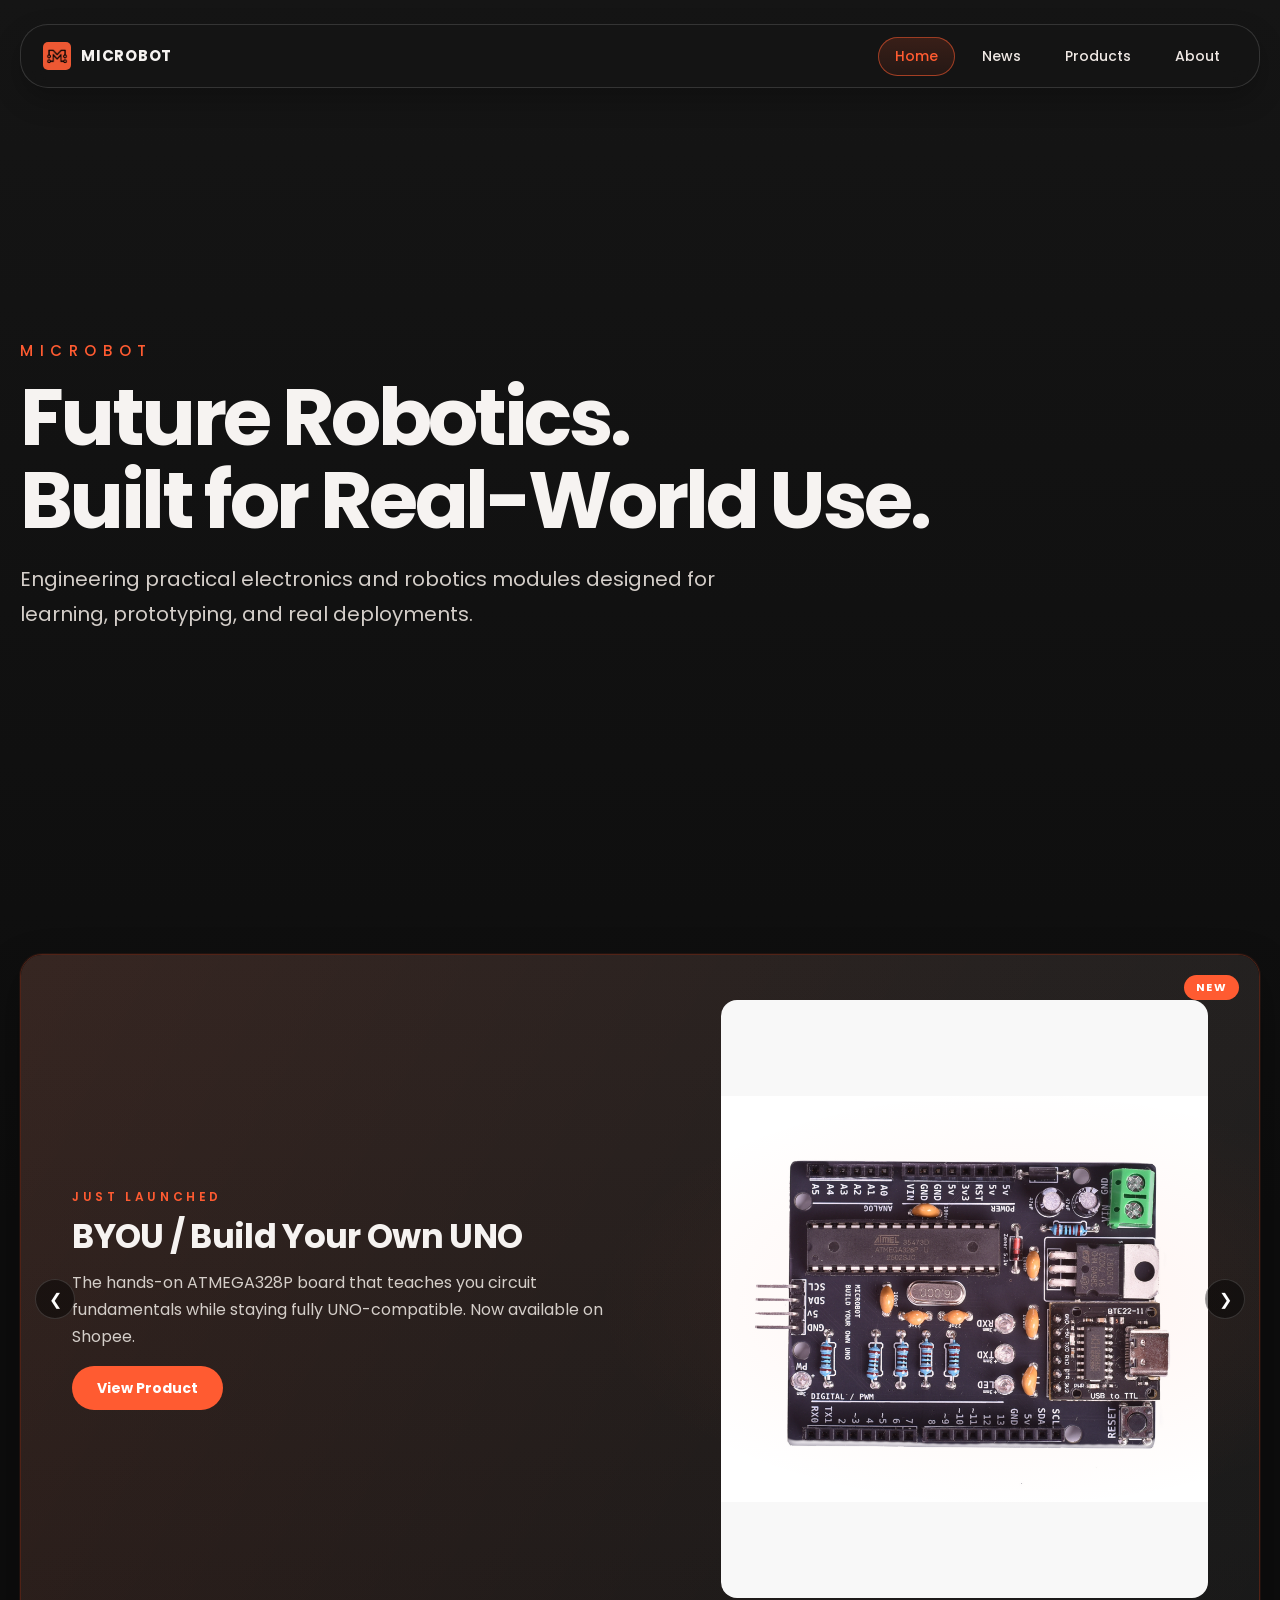
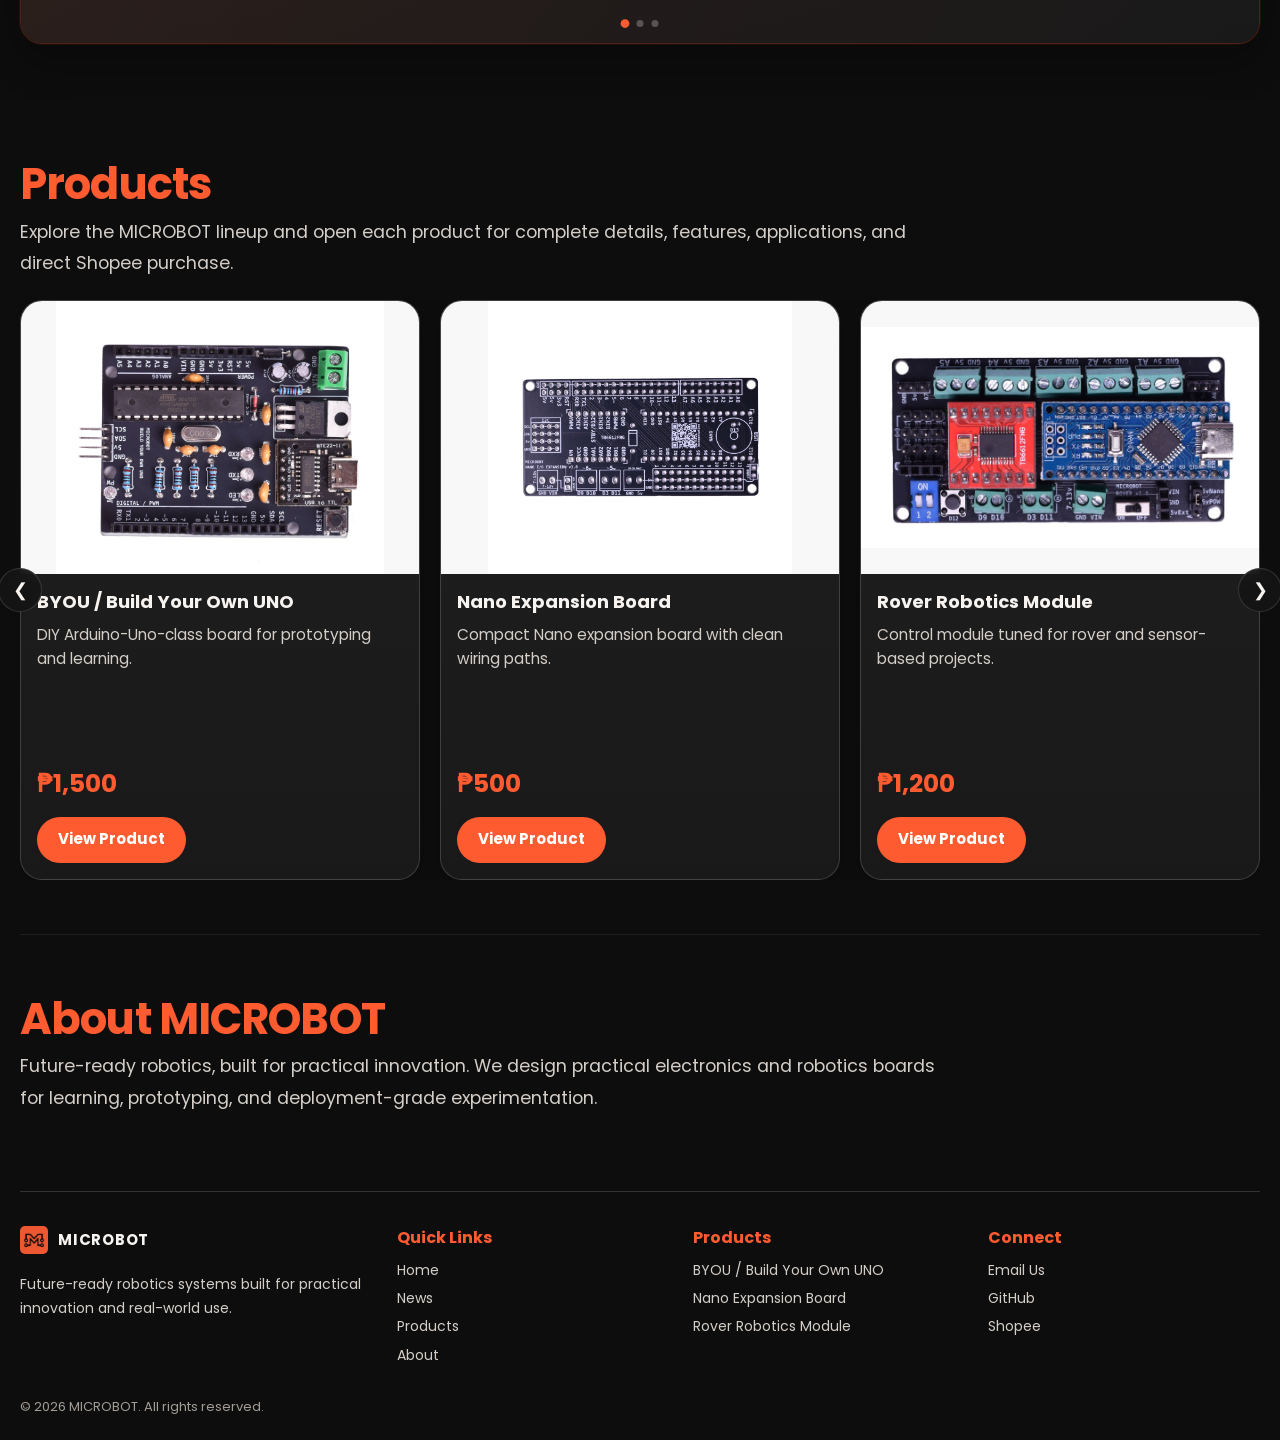
<file: index.html>
<!doctype html>
<html lang="en">
<head>
  <meta charset="UTF-8">
  <meta name="viewport" content="width=device-width, initial-scale=1.0">
  <title>MICROBOT | Future Robotics Store</title>
  <meta name="theme-color" content="#0d0d0d">
  <link rel="preconnect" href="https://fonts.googleapis.com">
  <link rel="preconnect" href="https://fonts.gstatic.com" crossorigin>
  <link href="https://fonts.googleapis.com/css2?family=Poppins:wght@400;500;600;700;800&display=swap" rel="stylesheet">
  <link rel="stylesheet" href="style.css">
</head>
<body>
  <header class="site-shell" id="top">
    <div class="shell-bar" role="navigation" aria-label="Primary navigation">
      <a class="shell-brand" href="#home" aria-label="MICROBOT home">
        <img src="assets/images/Logo/logo.png" alt="MICROBOT logo">
        <span>MICROBOT</span>
      </a>
      <button class="nav-toggle" type="button" aria-expanded="false" aria-controls="primaryNav" aria-label="Open menu">
        <span></span>
        <span></span>
        <span></span>
      </button>
      <nav class="shell-nav" id="primaryNav" aria-label="Primary">
        <a class="shell-link is-active" href="#home" data-nav="home">Home</a>
        <a class="shell-link" href="#news" data-nav="news">News</a>
        <a class="shell-link" href="#products" data-nav="products">Products</a>
        <a class="shell-link" href="#about">About</a>
      </nav>
    </div>
  </header>

  <main>
    <section id="home" class="hero-section reveal reveal-hero">
      <div class="hero-content">
        <p class="hero-eyebrow">MICROBOT</p>
        <h1 class="hero-title">Future Robotics.<br>Built for Real-World Use.</h1>
        <p class="hero-copy">Engineering practical electronics and robotics modules designed for learning, prototyping, and real deployments.</p>
      </div>
    </section>

    <section id="news" class="featured-banner-section reveal">
      <div class="fbc" id="featuredBannerCarousel" aria-label="Featured news and products">

        <!-- Slide 1 -->
        <div class="fbc-slide is-active" data-href="product-detail.html?id=byou">
          <div class="fbc-badge">NEW</div>
          <div class="fbc-text">
            <p class="fbc-eyebrow">Just Launched</p>
            <h2 class="fbc-title">BYOU / Build Your Own UNO</h2>
            <p class="fbc-desc">The hands-on ATMEGA328P board that teaches you circuit fundamentals while staying fully UNO-compatible. Now available on Shopee.</p>
            <a class="fbc-cta" href="product-detail.html?id=byou">View Product</a>
          </div>
          <div class="fbc-media">
            <img src="assets/images/BYOU/BLK.JPG" alt="BYOU Build Your Own UNO">
          </div>
        </div>

        <!-- Slide 2 -->
        <div class="fbc-slide" data-href="product-detail.html?id=rover-module">
          <div class="fbc-badge fbc-badge--sale">SALE</div>
          <div class="fbc-text">
            <p class="fbc-eyebrow">Limited Offer</p>
            <h2 class="fbc-title">Rover Robotics Module</h2>
            <p class="fbc-desc">Get our Nano-compatible rover control board with ultrasonic and IR sensor ports at a special introductory price. Built for practical navigation projects.</p>
            <a class="fbc-cta" href="product-detail.html?id=rover-module">Shop Now</a>
          </div>
          <div class="fbc-media">
            <img src="assets/images/Rover/1.png" alt="Rover Robotics Module">
          </div>
        </div>

        <!-- Slide 3 -->
        <div class="fbc-slide" data-href="product-detail.html?id=nano-expansion">
          <div class="fbc-badge fbc-badge--tip">HOT</div>
          <div class="fbc-text">
            <p class="fbc-eyebrow">Community Favorite</p>
            <h2 class="fbc-title">Nano Expansion Board</h2>
            <p class="fbc-desc">The compact expansion board loved by makers. Organized wiring channels and motor driver support so your Nano projects go from bench to bot faster.</p>
            <a class="fbc-cta" href="product-detail.html?id=nano-expansion">Learn More</a>
          </div>
          <div class="fbc-media">
            <img src="assets/images/Nano Expansion/2.jpg" alt="Nano Expansion Board">
          </div>
        </div>

        <!-- Nav arrows -->
        <button class="fbc-arrow fbc-arrow--prev" type="button" aria-label="Previous slide">&#10094;</button>
        <button class="fbc-arrow fbc-arrow--next" type="button" aria-label="Next slide">&#10095;</button>

        <!-- Dots -->
        <div class="fbc-dots" aria-hidden="true">
          <span class="fbc-dot is-active"></span>
          <span class="fbc-dot"></span>
          <span class="fbc-dot"></span>
        </div>

      </div>
    </section>

    <section id="products" class="section-block products-section reveal">
      <h2 class="section-title">Products</h2>
      <p class="section-copy section-copy-compact">Explore the MICROBOT lineup and open each product for complete details, features, applications, and direct Shopee purchase.</p>
      <div class="carousel-wrapper">
        <button class="carousel-btn carousel-prev" type="button" aria-label="Previous products">&#10094;</button>
        <div class="featured-carousel">
          <div id="featuredGrid" class="carousel-track"></div>
        </div>
        <button class="carousel-btn carousel-next" type="button" aria-label="Next products">&#10095;</button>
      </div>
    </section>

    <section id="about" class="section-block reveal about-section">
      <h2 class="section-title">About MICROBOT</h2>
      <p class="section-copy">Future-ready robotics, built for practical innovation. We design practical electronics and robotics boards for learning, prototyping, and deployment-grade experimentation.</p>
    </section>

  </main>

  <footer class="site-footer reveal">
    <div class="footer-grid">
      <div class="footer-brand">
        <div class="shell-brand">
          <img src="assets/images/Logo/logo.png" alt="MICROBOT logo">
          <span>MICROBOT</span>
        </div>
        <p>Future-ready robotics systems built for practical innovation and real-world use.</p>
      </div>
      <div class="footer-col">
        <h3>Quick Links</h3>
        <a href="#home">Home</a>
        <a href="#news">News</a>
        <a href="#products">Products</a>
        <a href="#about">About</a>
      </div>
      <div class="footer-col">
        <h3>Products</h3>
        <a href="product-detail.html?id=byou">BYOU / Build Your Own UNO</a>
        <a href="product-detail.html?id=nano-expansion">Nano Expansion Board</a>
        <a href="product-detail.html?id=rover-module">Rover Robotics Module</a>
      </div>
      <div class="footer-col">
        <h3>Connect</h3>
        <a href="mailto:microps.ph@gmail.com">Email Us</a>
        <a href="https://github.com/jrgmendoza-bc" target="_blank" rel="noopener">GitHub</a>
        <a href="https://shopee.ph/search?keyword=MICROBOT" target="_blank" rel="noopener">Shopee</a>
      </div>
    </div>
    <p class="copyright">&copy; 2026 MICROBOT. All rights reserved.</p>
  </footer>

  <script src="product-data.js"></script>
  <script src="script.js"></script>
</body>
</html>
</file>
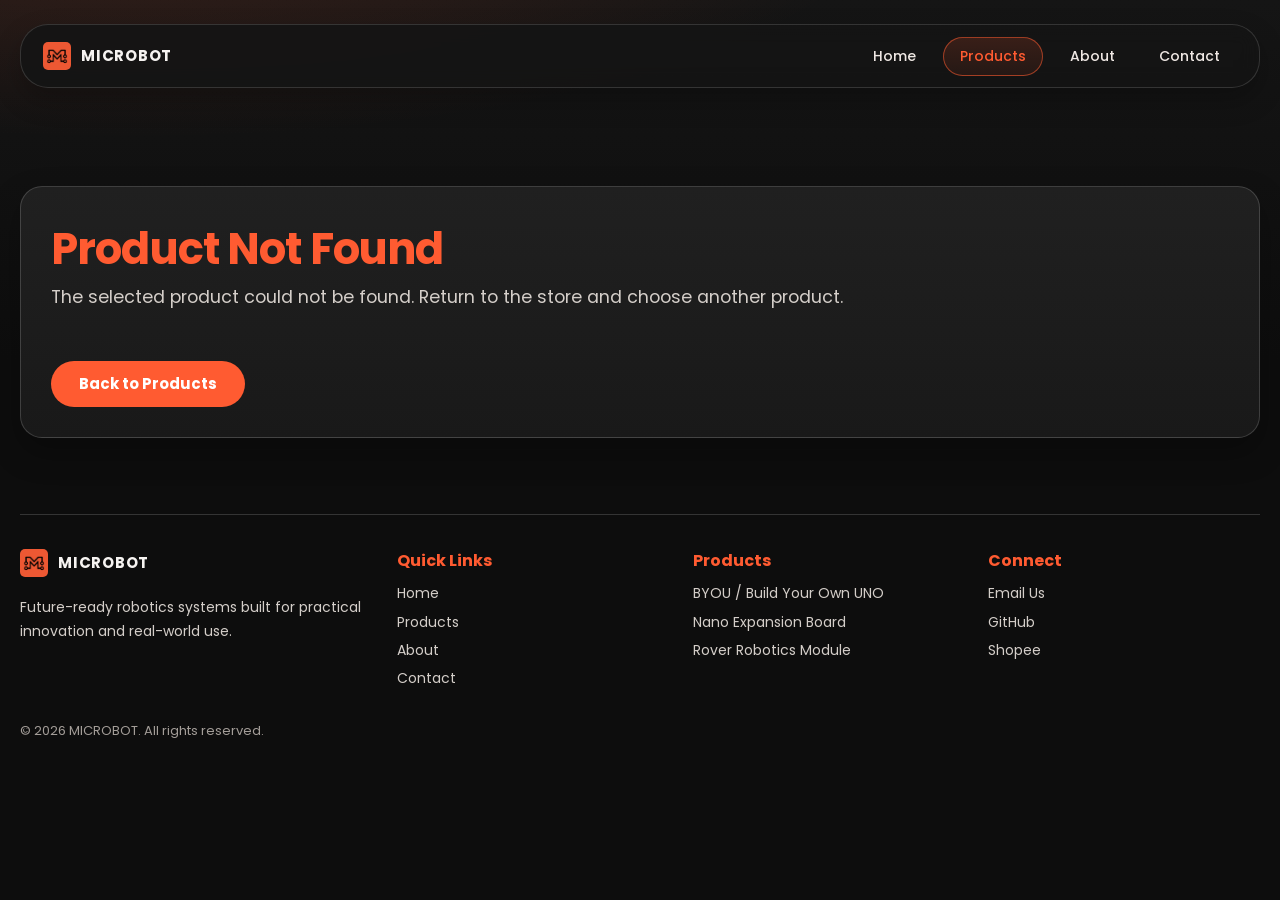
<file: product-detail.html>
<!doctype html>
<html lang="en">
<head>
  <meta charset="UTF-8">
  <meta name="viewport" content="width=device-width, initial-scale=1.0">
  <title>MICROBOT | Product Detail</title>
  <meta name="theme-color" content="#0d0d0d">
  <link rel="preconnect" href="https://fonts.googleapis.com">
  <link rel="preconnect" href="https://fonts.gstatic.com" crossorigin>
  <link href="https://fonts.googleapis.com/css2?family=Poppins:wght@400;500;600;700;800&display=swap" rel="stylesheet">
  <link rel="stylesheet" href="style.css">
</head>
<body>
  <header class="site-shell" id="top">
    <div class="shell-bar" role="navigation" aria-label="Primary navigation">
      <a class="shell-brand" href="index.html#home" aria-label="MICROBOT home">
        <img src="assets/images/Logo/logo.png" alt="MICROBOT logo">
        <span>MICROBOT</span>
      </a>
      <button class="nav-toggle" type="button" aria-expanded="false" aria-controls="primaryNav" aria-label="Open menu">
        <span></span>
        <span></span>
        <span></span>
      </button>
      <nav class="shell-nav" id="primaryNav" aria-label="Primary">
        <a class="shell-link" href="index.html#home" data-nav="home">Home</a>
        <a class="shell-link is-active" href="index.html#products" data-nav="products">Products</a>
        <a class="shell-link" href="index.html#about">About</a>
        <a class="shell-link" href="index.html#contact">Contact</a>
      </nav>
    </div>
  </header>

  <main>
    <section class="section-block detail-section" id="product-detail">
      <div id="productDetailRoot"></div>
    </section>
  </main>

  <footer class="site-footer reveal is-visible">
    <div class="footer-grid">
      <div class="footer-brand">
        <div class="shell-brand">
          <img src="assets/images/Logo/logo.png" alt="MICROBOT logo">
          <span>MICROBOT</span>
        </div>
        <p>Future-ready robotics systems built for practical innovation and real-world use.</p>
      </div>
      <div class="footer-col">
        <h3>Quick Links</h3>
        <a href="index.html#home">Home</a>
        <a href="index.html#products">Products</a>
        <a href="index.html#about">About</a>
        <a href="index.html#contact">Contact</a>
      </div>
      <div class="footer-col">
        <h3>Products</h3>
        <a href="product-detail.html?id=byou">BYOU / Build Your Own UNO</a>
        <a href="product-detail.html?id=nano-expansion">Nano Expansion Board</a>
        <a href="product-detail.html?id=rover-module">Rover Robotics Module</a>
      </div>
      <div class="footer-col">
        <h3>Connect</h3>
        <a href="mailto:microps.ph@gmail.com">Email Us</a>
        <a href="https://github.com/jrgmendoza-bc" target="_blank" rel="noopener">GitHub</a>
        <a href="https://shopee.ph/search?keyword=MICROBOT" target="_blank" rel="noopener">Shopee</a>
      </div>
    </div>
    <p class="copyright">&copy; 2026 MICROBOT. All rights reserved.</p>
  </footer>

  <script src="product-data.js"></script>
  <script src="script.js"></script>
</body>
</html>
</file>
<file: style.css>
:root {
  --bg-color: #0d0d0d;
  --bg-gradient-top: #151515;
  --panel-color: #191919;
  --panel-elevated: #202020;
  --panel-border: rgba(255, 255, 255, 0.14);
  --text-primary: #f6f3f1;
  --text-secondary: #d4cec9;
  --text-muted: #a39d98;
  --accent-color: #ff5b31;
  --accent-color-dark: #db471f;
  --accent-glow: rgba(255, 91, 49, 0.35);
  --shell-width: 1520px;
  --radius-xl: 28px;
  --radius-lg: 22px;
  --radius-md: 16px;
  --radius-pill: 999px;
}

* {
  box-sizing: border-box;
}

html,
body {
  margin: 0;
  padding: 0;
}

html {
  scroll-behavior: smooth;
}

body {
  min-height: 100vh;
  background:
    radial-gradient(1200px 380px at 10% -12%, rgba(255, 91, 49, 0.16), transparent 65%),
    linear-gradient(180deg, var(--bg-gradient-top), var(--bg-color) 40%);
  color: var(--text-primary);
  font-family: "Poppins", sans-serif;
  line-height: 1.5;
  overflow-x: hidden;
}

img {
  display: block;
  max-width: 100%;
}

a {
  color: inherit;
  text-decoration: none;
}

.site-shell,
.site-footer {
  width: min(var(--shell-width), calc(100% - 40px));
  margin: 0 auto;
}

.site-shell {
  position: sticky;
  top: 12px;
  z-index: 30;
  padding-top: 12px;
}

.shell-bar {
  display: flex;
  align-items: center;
  justify-content: space-between;
  gap: 20px;
  min-height: 64px;
  padding: 10px 22px;
  border: 1px solid var(--panel-border);
  border-radius: var(--radius-xl);
  background: rgba(20, 20, 20, 0.9);
  box-shadow: 0 12px 28px rgba(0, 0, 0, 0.24);
  backdrop-filter: blur(10px);
}

.shell-brand {
  display: inline-flex;
  align-items: center;
  gap: 10px;
  font-size: 15px;
  font-weight: 700;
  letter-spacing: 0.05em;
  text-transform: uppercase;
  white-space: nowrap;
}

.shell-brand img {
  width: 28px;
  height: 28px;
  border-radius: 5px;
}

.nav-toggle {
  display: none;
  width: 44px;
  height: 44px;
  padding: 10px;
  border: 1px solid rgba(255, 255, 255, 0.22);
  border-radius: 12px;
  background: transparent;
  color: inherit;
}

.nav-toggle span {
  display: block;
  width: 100%;
  height: 2px;
  margin: 4px 0;
  border-radius: 20px;
  background: var(--text-primary);
  transform-origin: center;
  transition: transform 0.2s ease, opacity 0.2s ease;
}

.nav-toggle[aria-expanded="true"] span:nth-child(1) {
  transform: translateY(6px) rotate(45deg);
}

.nav-toggle[aria-expanded="true"] span:nth-child(2) {
  opacity: 0;
}

.nav-toggle[aria-expanded="true"] span:nth-child(3) {
  transform: translateY(-6px) rotate(-45deg);
}

.shell-nav {
  display: inline-flex;
  align-items: center;
  gap: 10px;
}

.shell-link {
  padding: 8px 16px;
  border: 1px solid transparent;
  border-radius: var(--radius-pill);
  color: #efe8e4;
  font-size: 14px;
  font-weight: 500;
  transition: color 0.2s ease, border-color 0.2s ease, background-color 0.2s ease;
}

.shell-link:hover,
.shell-link.is-active {
  color: var(--accent-color);
  border-color: rgba(255, 91, 49, 0.55);
  background: linear-gradient(180deg, rgba(255, 91, 49, 0.16), rgba(255, 91, 49, 0.08));
}

main {
  width: 100%;
  padding-top: 14px;
}

.hero-section {
  min-height: calc(100vh - var(--hero-offset, 90px));
  display: flex;
  align-items: center;
  padding: 0 max(20px, calc((100vw - var(--shell-width)) / 2 + 20px));
  background: transparent;
}

.hero-content {
  width: 100%;
  padding: 18px 0 36px;
}

.hero-eyebrow {
  margin: 0 0 14px;
  color: var(--accent-color);
  font-size: clamp(12px, 1.3vw, 15px);
  font-weight: 500;
  letter-spacing: 0.44em;
  text-transform: uppercase;
  animation: slideInUp 0.7s ease both;
}

.hero-title {
  margin: 0;
  font-size: clamp(2rem, 8vw, 5rem);
  line-height: 1.04;
  letter-spacing: -0.045em;
  font-weight: 700;
  text-wrap: balance;
  animation: slideInUp 0.76s ease 0.08s both;
}

.hero-copy {
  max-width: 700px;
  margin: 20px 0 0;
  color: var(--text-secondary);
  font-size: clamp(1rem, 2.2vw, 1.25rem);
  line-height: 1.75;
  animation: slideInUp 0.76s ease 0.16s both;
}

.cta-button,
.buy-button,
.section-link {
  display: inline-flex;
  align-items: center;
  justify-content: center;
  min-height: 46px;
  padding: 0 20px;
  border: 1px solid transparent;
  border-radius: var(--radius-pill);
  font-size: 15px;
  font-weight: 700;
  transition: transform 0.18s ease, filter 0.18s ease, background-color 0.18s ease;
}

.cta-button,
.buy-button {
  color: #fff;
  background: var(--accent-color);
}

.cta-button {
  margin-top: 28px;
  min-width: 194px;
  animation: slideInUp 0.76s ease 0.24s both;
}

.cta-button:hover,
.buy-button:hover,
.section-link:hover {
  filter: brightness(1.05);
  transform: translateY(-2px);
}

.cta-button:active,
.buy-button:active,
.section-link:active {
  transform: translateY(0);
}

.section-block {
  width: min(var(--shell-width), calc(100% - 40px));
  margin: 0 auto;
  padding: 52px 0 0;
}

.products-section {
  min-height: calc(100vh - 102px);
  display: flex;
  flex-direction: column;
  justify-content: center;
  padding-top: clamp(40px, 6vh, 80px);
  padding-bottom: clamp(40px, 6vh, 80px);
  width: min(var(--shell-width), calc(100% - 40px));
}

.section-head {
  display: flex;
  align-items: center;
  justify-content: space-between;
  gap: 16px;
  margin-bottom: 18px;
}

.section-title {
  margin: 0;
  color: var(--accent-color);
  font-size: clamp(1.8rem, 4vw, 2.7rem);
  font-weight: 700;
  letter-spacing: -0.02em;
}

.section-link {
  min-height: 40px;
  padding: 0 15px;
  font-size: 14px;
  color: var(--accent-color);
  border-color: rgba(255, 91, 49, 0.42);
  background: rgba(255, 91, 49, 0.08);
}

.section-copy {
  margin: 0;
  max-width: 920px;
  color: var(--text-secondary);
  font-size: clamp(0.98rem, 2vw, 1.1rem);
  line-height: 1.8;
}

.section-copy-compact {
  margin-bottom: 20px;
}

/* === FEATURED BANNER CAROUSEL === */
.featured-banner-section {
  width: 100%;
  min-height: calc(100vh - 102px);
  display: flex;
  align-items: stretch;
  padding: clamp(40px, 6vh, 80px) max(20px, calc((100vw - var(--shell-width)) / 2 + 20px));
}

.fbc {
  position: relative;
  width: 100%;
  display: flex;
  flex-direction: column;
  border: 1px solid rgba(255, 91, 49, 0.28);
  border-radius: var(--radius-lg);
  overflow: hidden;
  box-shadow: 0 0 0 1px rgba(255, 91, 49, 0.08), 0 16px 40px rgba(0, 0, 0, 0.32);
  user-select: none;
}

/* Slides */
.fbc-slide {
  display: grid;
  grid-template-columns: 1fr clamp(280px, 38vw, 520px);
  grid-template-rows: 1fr auto;
  align-items: center;
  gap: 20px 40px;
  padding: clamp(28px, 3.5vw, 48px) clamp(28px, 4vw, 52px);
  background: linear-gradient(120deg, rgba(255, 91, 49, 0.10) 0%, rgba(255, 91, 49, 0.03) 60%, transparent 100%),
              linear-gradient(180deg, var(--panel-elevated), var(--panel-color));

  /* animation state */
  position: absolute;
  inset: 0;
  opacity: 0;
  transform: translateX(60px);
  transition: opacity 0.42s ease, transform 0.42s ease;
  pointer-events: none;
}

.fbc-slide::before {
  content: "";
  position: absolute;
  inset: 0;
  background: radial-gradient(600px 300px at 80% 50%, rgba(255, 91, 49, 0.07), transparent 70%);
  pointer-events: none;
}

.fbc-slide.is-active {
  position: relative;
  flex: 1;
  opacity: 1;
  transform: translateX(0);
  pointer-events: auto;
}

.fbc-slide.is-leaving {
  position: absolute;
  opacity: 0;
  transform: translateX(-60px);
  pointer-events: none;
}

.fbc-slide.is-entering-from-left {
  transform: translateX(-60px);
}

/* Badge */
.fbc-badge {
  position: absolute;
  top: 20px;
  right: 20px;
  padding: 4px 12px;
  border-radius: var(--radius-pill);
  background: var(--accent-color);
  color: #fff;
  font-size: 11px;
  font-weight: 700;
  letter-spacing: 0.12em;
  text-transform: uppercase;
  z-index: 2;
}

.fbc-badge--sale {
  background: #e0a020;
}

.fbc-badge--tip {
  background: #22a878;
}

/* Text block */
.fbc-text {
  grid-column: 1;
  grid-row: 1 / 3;
  display: flex;
  flex-direction: column;
  gap: 12px;
}

.fbc-eyebrow {
  margin: 0;
  color: var(--accent-color);
  font-size: 12px;
  font-weight: 600;
  letter-spacing: 0.3em;
  text-transform: uppercase;
}

.fbc-title {
  margin: 0;
  font-size: clamp(1.4rem, 3vw, 2.1rem);
  font-weight: 700;
  letter-spacing: -0.02em;
  line-height: 1.15;
}

.fbc-desc {
  margin: 0;
  max-width: 560px;
  color: var(--text-secondary);
  font-size: clamp(0.9rem, 1.6vw, 1rem);
  line-height: 1.7;
}

.fbc-cta {
  display: inline-flex;
  align-items: center;
  justify-content: center;
  margin-top: 4px;
  height: 44px;
  padding: 0 24px;
  border: 1px solid transparent;
  border-radius: var(--radius-pill);
  background: var(--accent-color);
  color: #fff;
  font-size: 14px;
  font-weight: 700;
  width: fit-content;
  transition: transform 0.18s ease, filter 0.18s ease;
  position: relative;
  z-index: 5;
}

.fbc-cta:hover {
  filter: brightness(1.1);
  transform: translateY(-2px);
}

/* Media */
.fbc-media {
  grid-column: 2;
  grid-row: 1 / 3;
  align-self: stretch;
  border-radius: var(--radius-md);
  overflow: hidden;
  background: #f8f8f8;
}

.fbc-media img {
  width: 100%;
  height: 100%;
  object-fit: contain;
}

/* Nav arrows */
.fbc-arrow {
  position: absolute;
  top: 50%;
  transform: translateY(-50%);
  z-index: 6;
  width: 40px;
  height: 40px;
  border-radius: 50%;
  border: 1px solid rgba(255, 255, 255, 0.15);
  background: rgba(0, 0, 0, 0.45);
  color: #fff;
  font-size: 16px;
  cursor: pointer;
  display: flex;
  align-items: center;
  justify-content: center;
  transition: background 0.18s ease;
}

.fbc-arrow:hover {
  background: rgba(255, 91, 49, 0.75);
}

.fbc-arrow--prev {
  left: 14px;
}

.fbc-arrow--next {
  right: 14px;
}

/* Dots */
.fbc-dots {
  position: absolute;
  bottom: 16px;
  left: 50%;
  transform: translateX(-50%);
  display: flex;
  gap: 8px;
  z-index: 5;
}

.fbc-dot {
  width: 7px;
  height: 7px;
  border-radius: 50%;
  background: rgba(255, 255, 255, 0.25);
  transition: background 0.2s ease, transform 0.2s ease;
}

.fbc-dot.is-active {
  background: var(--accent-color);
  transform: scale(1.25);
}

@media (max-width: 640px) {
  .featured-banner-section {
    min-height: auto;
    padding: 28px 20px 0;
  }

  .fbc-slide {
    grid-template-columns: 1fr;
    grid-template-rows: auto;
  }

  .fbc-text {
    grid-row: 1;
  }

  .fbc-media {
    grid-column: 1;
    grid-row: auto;
    width: 100%;
  }
}

.products-hero {
  padding-top: 110px;
  min-height: auto;
}

.detail-section {
  padding-top: 96px;
}

.detail-card {
  border: 1px solid rgba(255, 255, 255, 0.16);
  border-radius: var(--radius-lg);
  background: linear-gradient(180deg, var(--panel-elevated), var(--panel-color));
  box-shadow: 0 14px 32px rgba(0, 0, 0, 0.28);
  padding: clamp(16px, 3vw, 30px);
}

.detail-layout {
  display: grid;
  grid-template-columns: minmax(0, 1.05fr) minmax(0, 1fr);
  gap: clamp(18px, 3vw, 30px);
}

.detail-main-image-wrap {
  position: relative;
  border-radius: var(--radius-md);
  border: 1px solid rgba(255, 255, 255, 0.14);
  overflow: hidden;
  background: #f8f8f8;
  aspect-ratio: 4 / 3;
}

.detail-main-image {
  width: 100%;
  height: 100%;
  object-fit: contain;
}

.gallery-nav {
  position: absolute;
  top: 50%;
  transform: translateY(-50%);
  width: 38px;
  height: 38px;
  border: 1px solid rgba(255, 255, 255, 0.2);
  border-radius: 999px;
  color: #fff;
  background: rgba(12, 12, 12, 0.56);
  font-size: 18px;
  line-height: 1;
  cursor: pointer;
}

.gallery-prev {
  left: 10px;
}

.gallery-next {
  right: 10px;
}

.detail-thumbs {
  display: grid;
  grid-template-columns: repeat(3, minmax(0, 1fr));
  gap: 10px;
  margin-top: 12px;
}

.detail-thumb {
  border: 1px solid rgba(255, 255, 255, 0.2);
  border-radius: 12px;
  background: #f8f8f8;
  padding: 4px;
  aspect-ratio: 1 / 1;
  overflow: hidden;
  cursor: pointer;
  transition: border-color 0.18s ease, transform 0.18s ease;
}

.detail-thumb img {
  width: 100%;
  height: 100%;
  object-fit: contain;
}

.detail-thumb:hover,
.detail-thumb.is-active {
  border-color: var(--accent-color);
  transform: translateY(-2px);
}

.detail-content {
  display: flex;
  flex-direction: column;
}

.detail-label {
  margin: 0;
  color: var(--accent-color);
  letter-spacing: 0.25em;
  font-size: 12px;
  font-weight: 600;
}

.detail-title {
  margin: 12px 0 6px;
  font-size: clamp(1.6rem, 3.6vw, 2.5rem);
  line-height: 1.1;
}

.detail-price {
  margin: 0;
  color: var(--accent-color);
  font-weight: 700;
  font-size: clamp(1.35rem, 3.1vw, 1.95rem);
}

.detail-description {
  margin: 16px 0 0;
  color: var(--text-secondary);
  line-height: 1.75;
}

.detail-list-wrap {
  margin-top: 18px;
}

.detail-list-title {
  margin: 0 0 10px;
  color: var(--accent-color);
  font-size: 1.04rem;
}

.detail-list {
  margin: 0;
  padding-left: 20px;
  color: var(--text-secondary);
  line-height: 1.6;
}

.detail-list li {
  margin-bottom: 8px;
}

.detail-actions {
  display: flex;
  flex-wrap: wrap;
  gap: 10px;
  margin-top: 24px;
}

.detail-buy {
  min-width: 150px;
}

/* === CAROUSEL === */
.carousel-wrapper {
  position: relative;
}

.featured-carousel {
  overflow-x: auto;
  scrollbar-width: none;
}

.featured-carousel::-webkit-scrollbar {
  display: none;
}

.carousel-track {
  display: flex;
  gap: 20px;
  scroll-behavior: smooth;
  -webkit-overflow-scrolling: touch;
  user-select: none;
}

.carousel-btn {
  position: absolute;
  top: 50%;
  transform: translateY(-50%);
  z-index: 5;
  display: flex;
  align-items: center;
  justify-content: center;
  width: 44px;
  height: 44px;
  border: 1px solid var(--panel-border);
  border-radius: 50%;
  background: rgba(20, 20, 20, 0.92);
  color: var(--text-primary);
  font-size: 18px;
  cursor: pointer;
  transition: background 0.18s ease, border-color 0.18s ease;
  backdrop-filter: blur(8px);
}

.carousel-btn:hover {
  background: var(--accent-color);
  border-color: var(--accent-color);
}

.carousel-prev {
  left: -22px;
}

.carousel-next {
  right: -22px;
}

/* === PRODUCT GRID (legacy, for product-detail page) === */
.product-grid {
  display: grid;
  grid-template-columns: repeat(3, minmax(0, 1fr));
  gap: 16px;
}

.product-card {
  display: flex;
  flex-direction: column;
  overflow: hidden;
  border: 1px solid rgba(255, 255, 255, 0.16);
  border-radius: var(--radius-lg);
  background: linear-gradient(180deg, var(--panel-elevated), var(--panel-color));
  box-shadow: 0 8px 22px rgba(0, 0, 0, 0.2);
  cursor: pointer;
  transition: transform 0.22s ease, box-shadow 0.22s ease;
  flex: 1 1 0;
  min-width: 0;
  min-height: clamp(420px, 55vh, 680px);
}

.product-card:hover {
  transform: translateY(-8px);
  box-shadow: 0 20px 40px rgba(0, 0, 0, 0.38), 0 0 0 1px rgba(255, 91, 49, 0.18);
}

.product-image {
  width: 100%;
  flex: 1;
  min-height: 0;
  background: #f8f8f8;
  overflow: hidden;
}

.product-image img {
  width: 100%;
  height: 100%;
  object-fit: contain;
  transition: transform 0.3s ease;
}

.product-card:hover .product-image img {
  transform: scale(1.04);
}

.product-info {
  display: flex;
  flex: 1;
  flex-direction: column;
  gap: 10px;
  padding: 16px;
}

.product-title {
  margin: 0;
  font-size: clamp(1rem, 2.2vw, 1.13rem);
  line-height: 1.3;
  font-weight: 700;
}

.product-desc {
  margin: 0;
  color: var(--text-secondary);
  font-size: clamp(0.9rem, 1.9vw, 0.96rem);
  line-height: 1.52;
}

.product-price {
  margin-top: auto;
  color: var(--accent-color);
  font-size: clamp(1.2rem, 3.4vw, 1.55rem);
  font-weight: 700;
}

.product-button-wrap {
  margin-top: 4px;
}

.product-button {
  min-width: 126px;
}

.about-section,
.contact-section,
.catalog-section {
  border-top: 1px solid rgba(255, 255, 255, 0.08);
}

.contact-links {
  display: flex;
  flex-wrap: wrap;
  gap: 12px;
  margin-top: 18px;
}

.contact-links a {
  min-height: 40px;
  display: inline-flex;
  align-items: center;
  justify-content: center;
  padding: 0 14px;
  border: 1px solid rgba(255, 255, 255, 0.24);
  border-radius: var(--radius-pill);
  color: var(--text-secondary);
  transition: border-color 0.2s ease, color 0.2s ease;
}

.contact-links a:hover {
  border-color: var(--accent-color);
  color: var(--accent-color);
}

.site-footer {
  margin-top: 76px;
  padding: 34px 0 24px;
  border-top: 1px solid rgba(255, 255, 255, 0.16);
}

.footer-grid {
  display: grid;
  grid-template-columns: 1.3fr 1fr 1fr 1fr;
  gap: 24px;
}

.footer-brand p {
  margin: 12px 0 0;
  color: var(--text-secondary);
  font-size: 14px;
  line-height: 1.7;
}

.footer-col h3 {
  margin: 0 0 10px;
  color: var(--accent-color);
  font-size: 16px;
}

.footer-col a {
  display: block;
  margin: 0 0 8px;
  color: var(--text-secondary);
  font-size: 14px;
  line-height: 1.45;
}

.footer-col a:hover {
  color: var(--accent-color);
}

.copyright {
  margin: 24px 0 0;
  color: var(--text-muted);
  font-size: 13px;
}

.reveal {
  opacity: 0;
  transform: translateY(22px);
  transition: opacity 0.55s ease, transform 0.55s ease;
}

.reveal.is-visible {
  opacity: 1;
  transform: translateY(0);
}

.reveal-hero {
  opacity: 1;
  transform: none;
}

@keyframes slideInUp {
  from {
    opacity: 0;
    transform: translateY(20px);
  }

  to {
    opacity: 1;
    transform: translateY(0);
  }
}

@media (max-width: 1024px) {
  .product-grid {
    grid-template-columns: repeat(2, minmax(0, 1fr));
  }

  .carousel-track .product-card {
    flex: 0 0 calc((100% - 20px) / 2);
    min-width: 260px;
  }

  .footer-grid {
    grid-template-columns: repeat(2, minmax(0, 1fr));
  }

  .detail-layout {
    grid-template-columns: 1fr;
  }
}

@media (max-width: 760px) {
  .site-shell,
  .site-footer {
    width: min(var(--shell-width), calc(100% - 24px));
  }

  .section-block {
    width: min(var(--shell-width), calc(100% - 24px));
  }

  .hero-section {
    padding: 0 20px;
  }

  .carousel-track .product-card {
    flex: 0 0 82vw;
    min-width: 240px;
  }

  .carousel-btn {
    width: 36px;
    height: 36px;
    font-size: 15px;
  }

  .carousel-prev {
    left: -16px;
  }

  .carousel-next {
    right: -16px;
  }

  .shell-bar {
    padding: 9px 12px;
    min-height: 58px;
  }

  .nav-toggle {
    display: inline-block;
  }

  .shell-nav {
    position: absolute;
    left: 0;
    right: 0;
    top: calc(100% + 10px);
    display: none;
    flex-direction: column;
    gap: 2px;
    margin: 0 auto;
    width: min(var(--shell-width), calc(100% - 24px));
    padding: 10px;
    border: 1px solid var(--panel-border);
    border-radius: 18px;
    background: rgba(20, 20, 20, 0.97);
    backdrop-filter: blur(10px);
  }

  .shell-nav.is-open {
    display: flex;
  }

  .shell-link {
    width: 100%;
    padding: 11px 12px;
    font-size: 14px;
    text-align: left;
  }

  .hero-section {
    min-height: calc(100vh - 84px);
  }

  .hero-content {
    padding: 8px 0 28px;
  }

  .hero-title {
    max-width: 12ch;
  }

  .hero-copy {
    line-height: 1.65;
  }

  .cta-button,
  .buy-button {
    min-height: 44px;
  }

  .section-head {
    align-items: flex-start;
    flex-direction: column;
    margin-bottom: 14px;
  }

  .product-grid,
  .footer-grid {
    grid-template-columns: 1fr;
  }

  .product-image {
    aspect-ratio: 16 / 11;
  }

  .site-footer {
    margin-top: 62px;
    padding-bottom: 20px;
  }

  .detail-section {
    padding-top: 78px;
  }

  .detail-actions {
    flex-direction: column;
  }

  .detail-buy,
  .detail-actions .section-link {
    width: 100%;
  }

  .gallery-nav {
    width: 34px;
    height: 34px;
    font-size: 16px;
  }
}

@media (prefers-reduced-motion: reduce) {
  html {
    scroll-behavior: auto;
  }

  *,
  *::before,
  *::after {
    animation-duration: 0.01ms !important;
    animation-iteration-count: 1 !important;
    transition-duration: 0.01ms !important;
    scroll-behavior: auto !important;
  }

  .reveal {
    opacity: 1;
    transform: none;
  }
}
</file>
